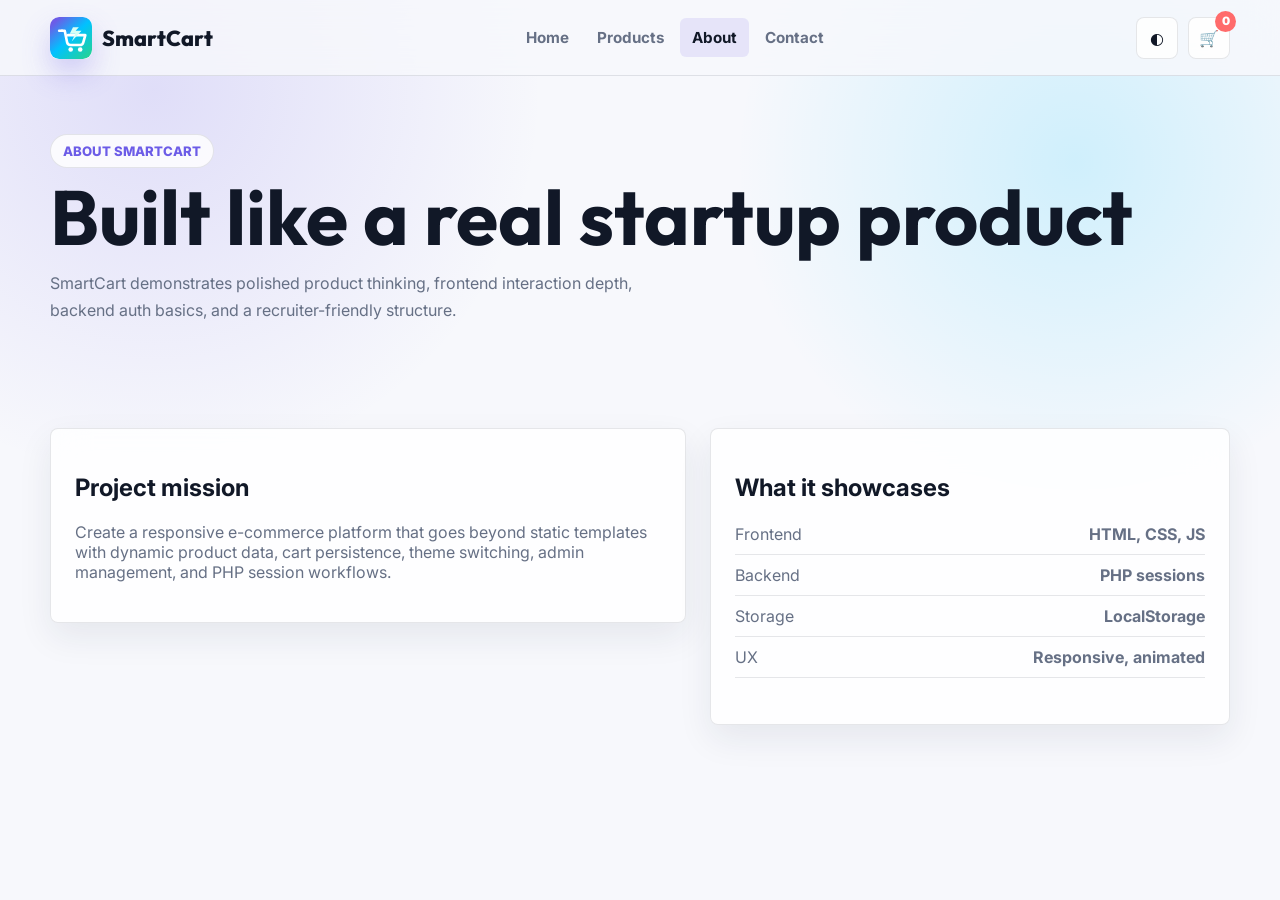
<file: TASK-5/smartcart/about.html>
﻿<!DOCTYPE html>
<html lang="en">
<head>
  <meta charset="UTF-8"><meta name="viewport" content="width=device-width, initial-scale=1.0">
  <title>About | SmartCart</title>
  <link rel="stylesheet" href="css/style.css"><link rel="stylesheet" href="css/responsive.css"><link rel="stylesheet" href="css/animations.css">
</head>
<body>
  <header class="navbar"><div class="container nav-inner"><a class="brand" href="index.html"><img class="brand-logo" src="assets/logo.svg" alt="SmartCart logo"><span>SmartCart</span></a><nav class="nav-links"><a href="index.html">Home</a><a href="products.html">Products</a><a class="active" href="about.html">About</a><a href="contact.html">Contact</a></nav><div class="nav-actions"><button class="icon-btn" data-theme-toggle title="Toggle theme">&#9680;</button><a class="icon-btn" href="cart.html" title="Cart">&#128722;<span class="cart-count" data-cart-count>0</span></a><button class="icon-btn hamburger" data-nav-toggle title="Menu">&#9776;</button></div></div></header>
  <main>
    <section class="page-hero"><div class="container"><span class="eyebrow reveal">About SmartCart</span><h1 class="reveal">Built like a real startup product</h1><p class="reveal">SmartCart demonstrates polished product thinking, frontend interaction depth, backend auth basics, and a recruiter-friendly structure.</p></div></section>
    <section class="section-tight"><div class="container about-grid">
      <div class="about-panel reveal"><h2>Project mission</h2><p class="muted">Create a responsive e-commerce platform that goes beyond static templates with dynamic product data, cart persistence, theme switching, admin management, and PHP session workflows.</p></div>
      <div class="about-panel reveal"><h2>What it showcases</h2><ul class="spec-list"><li><span>Frontend</span><strong>HTML, CSS, JS</strong></li><li><span>Backend</span><strong>PHP sessions</strong></li><li><span>Storage</span><strong>LocalStorage</strong></li><li><span>UX</span><strong>Responsive, animated</strong></li></ul></div>
    </div></section>
  </main>
  <script src="js/api.js"></script><script src="js/app.js"></script><script src="js/cart.js"></script><script src="js/animations.js"></script>
</body>
</html>
</file>
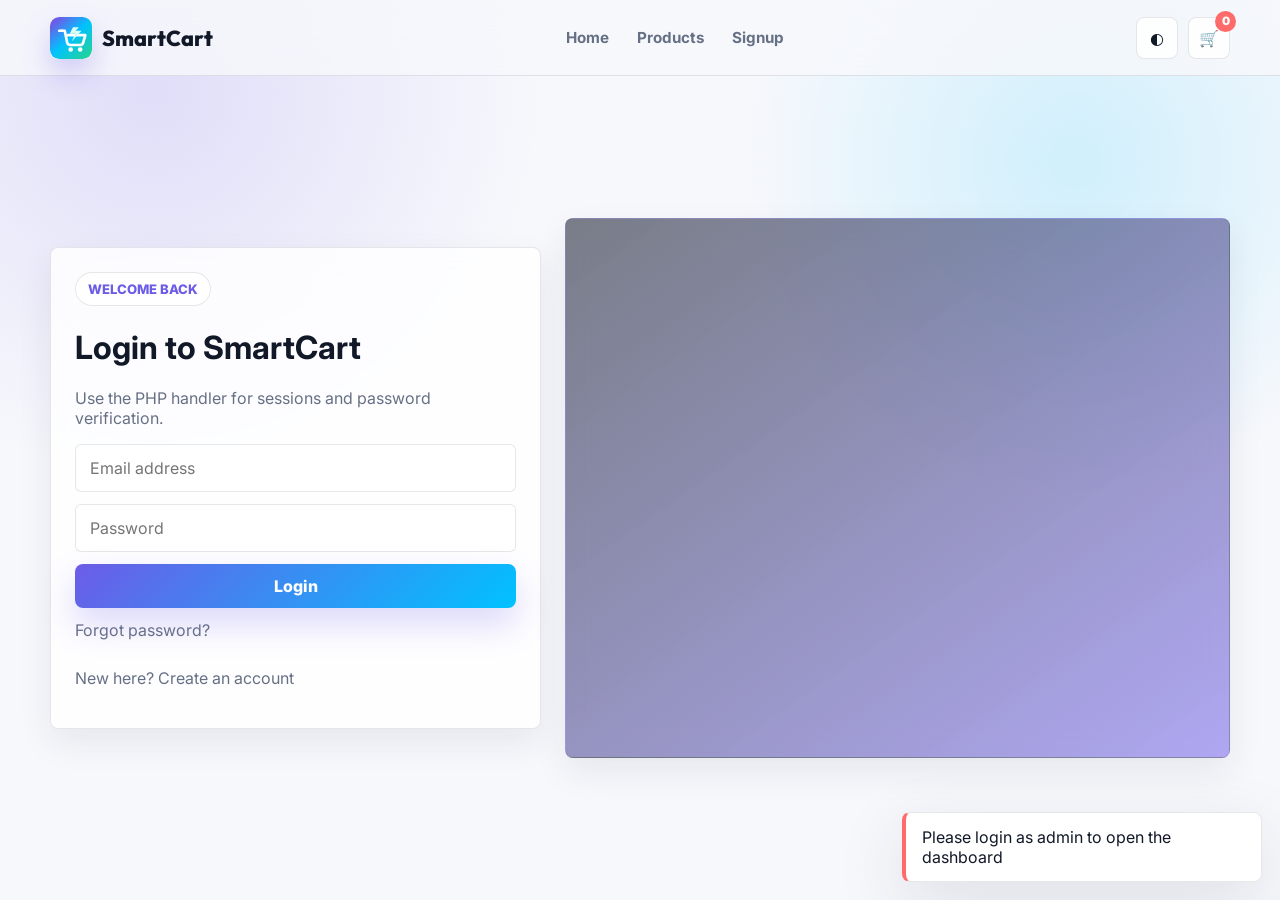
<file: TASK-5/smartcart/admin.html>
﻿<!DOCTYPE html>
<html lang="en">
<head>
  <meta charset="UTF-8">
  <meta name="viewport" content="width=device-width, initial-scale=1.0">
  <meta http-equiv="refresh" content="0; url=login.html?status=error&message=Please%20login%20as%20admin%20to%20open%20the%20dashboard">
  <title>Admin Login Required | SmartCart</title>
  <link rel="stylesheet" href="css/style.css">
  <link rel="stylesheet" href="css/responsive.css">
</head>
<body>
  <main class="container auth-layout">
    <section class="auth-card">
      <img class="brand-logo" src="assets/logo.svg" alt="SmartCart logo">
      <h1>Admin login required</h1>
      <p class="muted">The dashboard is protected. Please login with an admin account first.</p>
      <a class="btn" href="login.html?status=error&message=Please%20login%20as%20admin%20to%20open%20the%20dashboard">Go to login</a>
    </section>
  </main>
</body>
</html>
</file>
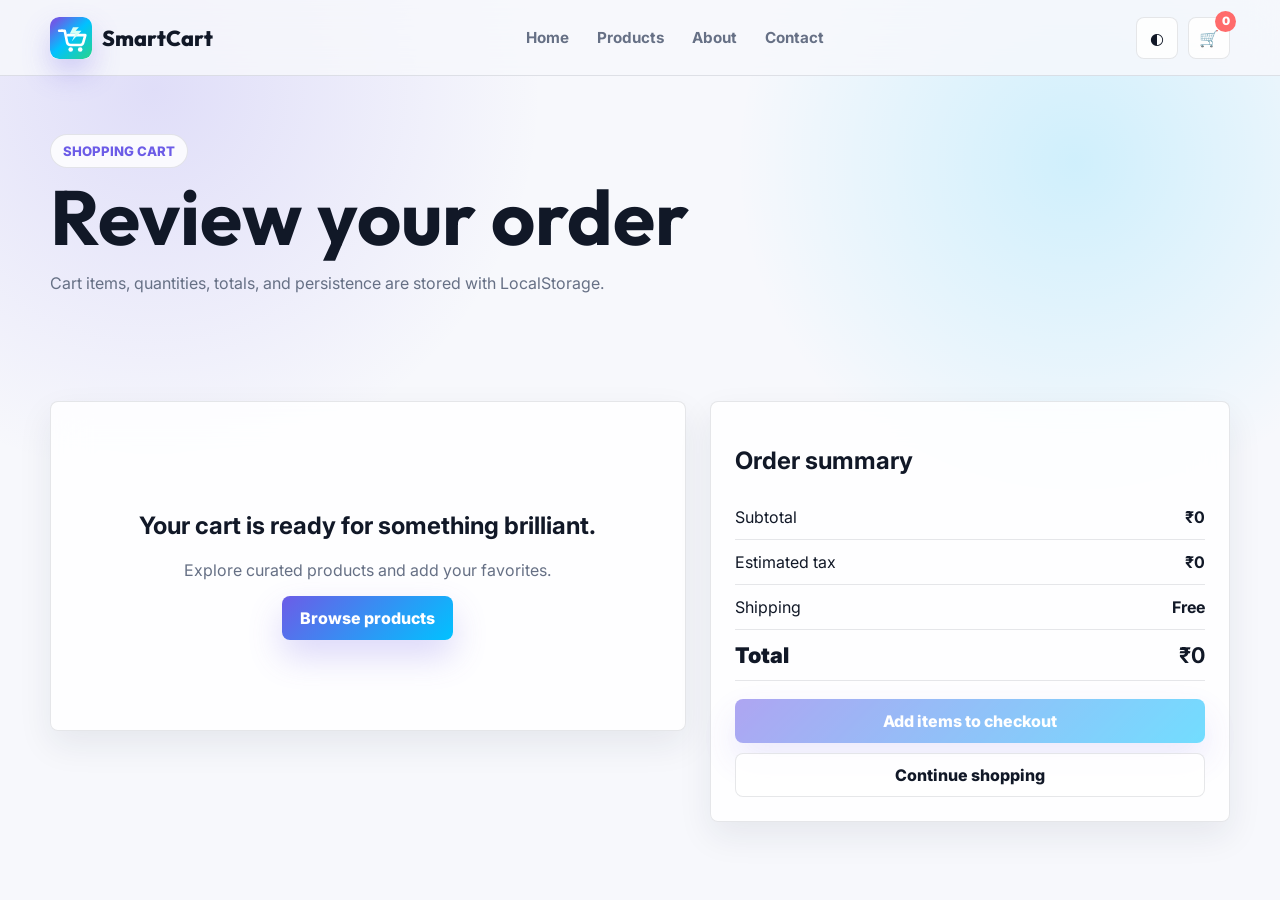
<file: TASK-5/smartcart/cart.html>
﻿<!DOCTYPE html>
<html lang="en">
<head>
  <meta charset="UTF-8"><meta name="viewport" content="width=device-width, initial-scale=1.0">
  <title>Cart | SmartCart</title>
  <link rel="stylesheet" href="css/style.css"><link rel="stylesheet" href="css/responsive.css"><link rel="stylesheet" href="css/animations.css">
</head>
<body>
  <header class="navbar"><div class="container nav-inner"><a class="brand" href="index.html"><img class="brand-logo" src="assets/logo.svg" alt="SmartCart logo"><span>SmartCart</span></a><nav class="nav-links"><a href="index.html">Home</a><a href="products.html">Products</a><a href="about.html">About</a><a href="contact.html">Contact</a></nav><div class="nav-actions"><button class="icon-btn" data-theme-toggle title="Toggle theme">&#9680;</button><a class="icon-btn" href="cart.html" title="Cart">&#128722;<span class="cart-count" data-cart-count>0</span></a><button class="icon-btn hamburger" data-nav-toggle title="Menu">&#9776;</button></div></div></header>
  <main>
    <section class="page-hero"><div class="container"><span class="eyebrow reveal">Shopping cart</span><h1 class="reveal">Review your order</h1><p class="reveal">Cart items, quantities, totals, and persistence are stored with LocalStorage.</p></div></section>
    <section class="section-tight"><div class="container cart-layout"><div class="cart-panel" data-cart-items></div><aside class="cart-panel"><h2>Order summary</h2><div data-cart-summary></div><a class="btn" href="checkout.html" data-checkout-link style="width:100%;margin-top:18px">Checkout</a><a class="btn secondary" href="products.html" style="width:100%;margin-top:10px">Continue shopping</a></aside></div></section>
  </main>
  <script src="js/api.js"></script><script src="js/app.js"></script><script src="js/cart.js"></script><script src="js/animations.js"></script>
</body>
</html>
</file>
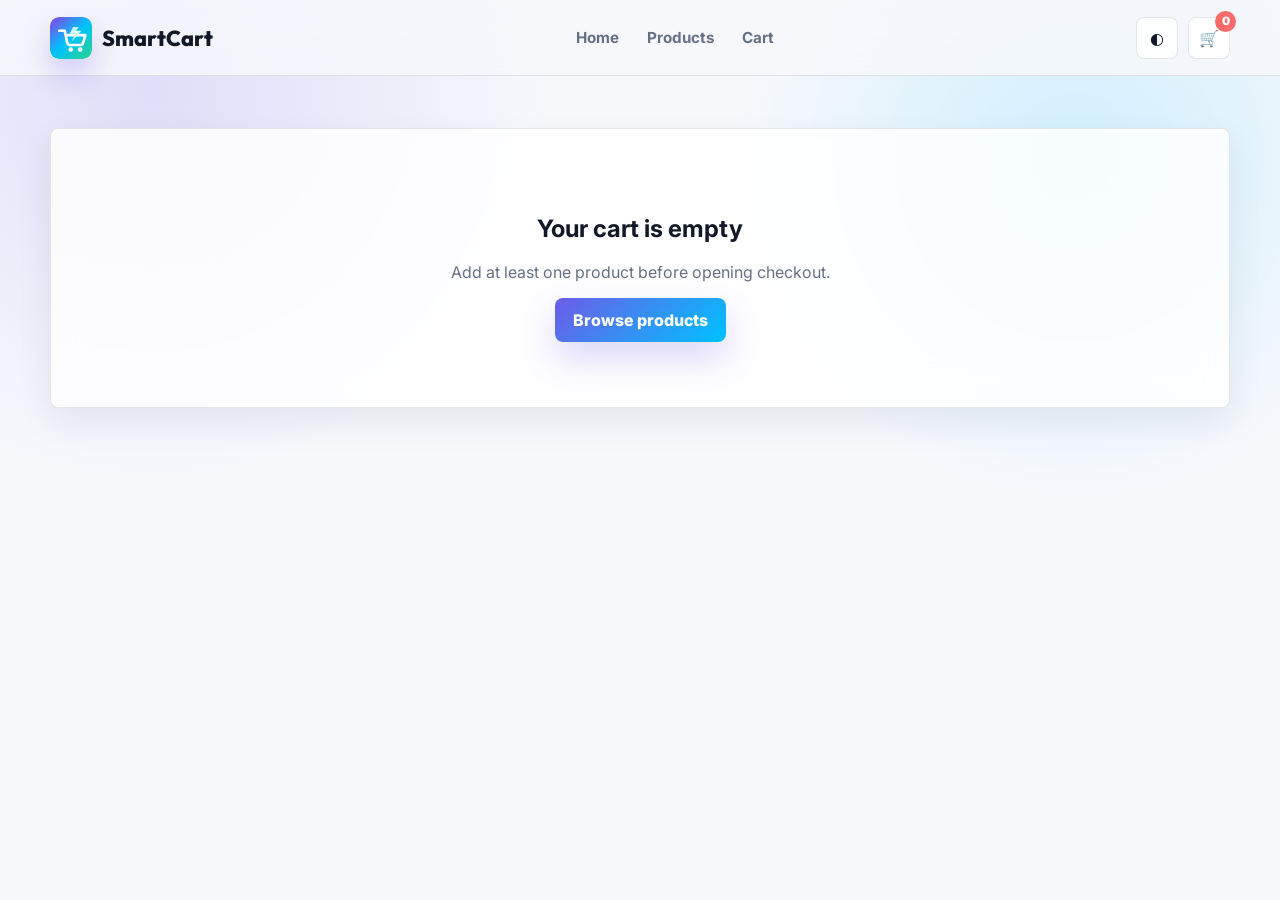
<file: TASK-5/smartcart/checkout.html>
﻿<!DOCTYPE html>
<html lang="en">
<head>
  <meta charset="UTF-8"><meta name="viewport" content="width=device-width, initial-scale=1.0">
  <title>Checkout | SmartCart</title>
  <link rel="stylesheet" href="css/style.css"><link rel="stylesheet" href="css/responsive.css"><link rel="stylesheet" href="css/animations.css">
</head>
<body>
  <header class="navbar"><div class="container nav-inner"><a class="brand" href="index.html"><img class="brand-logo" src="assets/logo.svg" alt="SmartCart logo"><span>SmartCart</span></a><nav class="nav-links"><a href="index.html">Home</a><a href="products.html">Products</a><a href="cart.html">Cart</a></nav><div class="nav-actions"><button class="icon-btn" data-theme-toggle title="Toggle theme">&#9680;</button><a class="icon-btn" href="cart.html" title="Cart">&#128722;<span class="cart-count" data-cart-count>0</span></a><button class="icon-btn hamburger" data-nav-toggle title="Menu">&#9776;</button></div></div></header>
  <main data-checkout-result>
    <section class="page-hero"><div class="container"><span class="eyebrow reveal">Secure checkout</span><h1 class="reveal">Complete your order</h1><p class="reveal">Billing, shipping, coupon, payment selection, and animated success state.</p></div></section>
    <section class="section-tight"><div class="container checkout-layout">
      <form class="checkout-panel checkout-form" data-checkout-form>
        <h2>Billing and shipping</h2>
        <input class="field" placeholder="Full name" required><input class="field" type="email" placeholder="Email address" required><input class="field" placeholder="Street address" required>
        <div style="display:grid;grid-template-columns:1fr 1fr;gap:12px"><input class="field" placeholder="City" required><input class="field" placeholder="ZIP / Postal code" required></div>
        <select class="select" required><option>Credit card</option><option>UPI</option><option>PayPal</option><option>Cash on delivery</option></select>
        <input class="field" placeholder="Coupon code">
        <button class="btn" type="submit">Place order</button>
      </form>
      <aside class="checkout-panel"><h2>Order summary</h2><div data-cart-summary></div><p class="muted">No real payment is processed. This checkout is built for demo and integration readiness.</p></aside>
    </div></section>
  </main>
  <script src="js/api.js"></script><script src="js/app.js"></script><script src="js/cart.js"></script><script src="js/animations.js"></script>
</body>
</html>
</file>
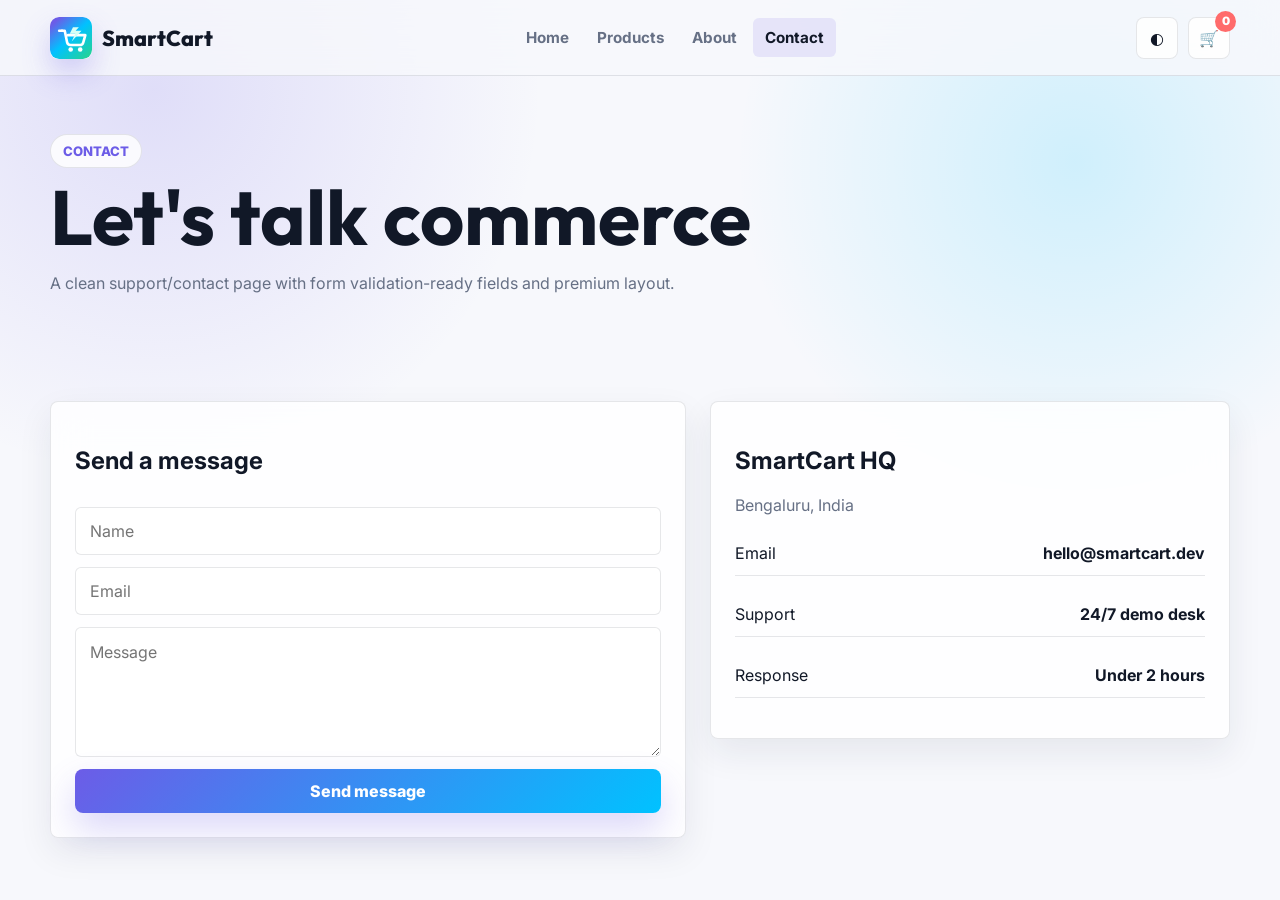
<file: TASK-5/smartcart/contact.html>
﻿<!DOCTYPE html>
<html lang="en">
<head>
  <meta charset="UTF-8"><meta name="viewport" content="width=device-width, initial-scale=1.0">
  <title>Contact | SmartCart</title>
  <link rel="stylesheet" href="css/style.css"><link rel="stylesheet" href="css/responsive.css"><link rel="stylesheet" href="css/animations.css">
</head>
<body>
  <header class="navbar"><div class="container nav-inner"><a class="brand" href="index.html"><img class="brand-logo" src="assets/logo.svg" alt="SmartCart logo"><span>SmartCart</span></a><nav class="nav-links"><a href="index.html">Home</a><a href="products.html">Products</a><a href="about.html">About</a><a class="active" href="contact.html">Contact</a></nav><div class="nav-actions"><button class="icon-btn" data-theme-toggle title="Toggle theme">&#9680;</button><a class="icon-btn" href="cart.html" title="Cart">&#128722;<span class="cart-count" data-cart-count>0</span></a><button class="icon-btn hamburger" data-nav-toggle title="Menu">&#9776;</button></div></div></header>
  <main>
    <section class="page-hero"><div class="container"><span class="eyebrow reveal">Contact</span><h1 class="reveal">Let's talk commerce</h1><p class="reveal">A clean support/contact page with form validation-ready fields and premium layout.</p></div></section>
    <section class="section-tight"><div class="container contact-layout">
      <form class="contact-panel contact-form reveal" data-newsletter><h2>Send a message</h2><input class="field" placeholder="Name" required><input class="field" type="email" placeholder="Email" required><textarea class="textarea" placeholder="Message" required></textarea><button class="btn">Send message</button></form>
      <aside class="contact-panel reveal"><h2>SmartCart HQ</h2><p class="muted">Bengaluru, India</p><p class="summary-row"><span>Email</span><strong>hello@smartcart.dev</strong></p><p class="summary-row"><span>Support</span><strong>24/7 demo desk</strong></p><p class="summary-row"><span>Response</span><strong>Under 2 hours</strong></p></aside>
    </div></section>
  </main>
  <script src="js/api.js"></script><script src="js/app.js"></script><script src="js/cart.js"></script><script src="js/animations.js"></script>
</body>
</html>
</file>
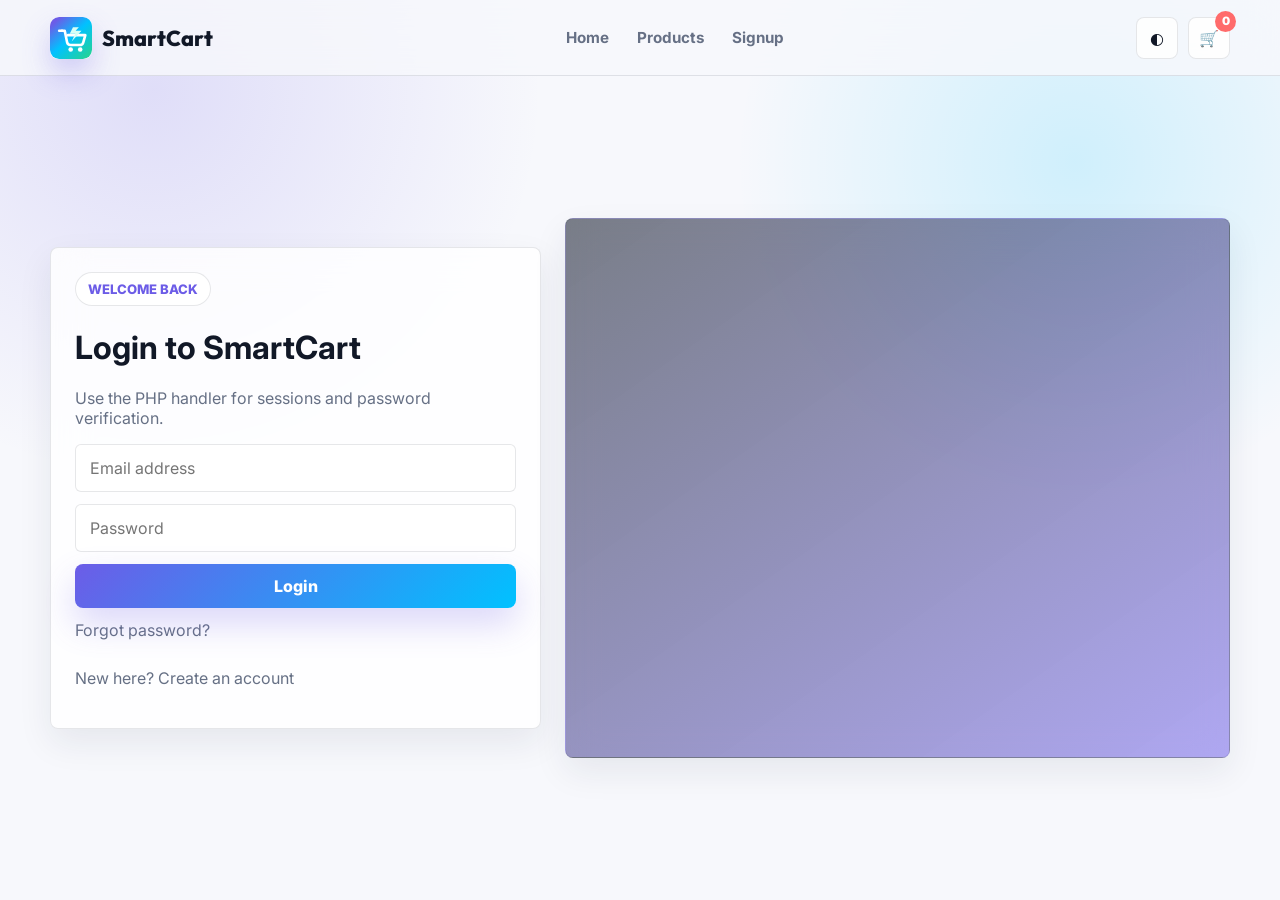
<file: TASK-5/smartcart/login.html>
﻿<!DOCTYPE html>
<html lang="en">
<head>
  <meta charset="UTF-8"><meta name="viewport" content="width=device-width, initial-scale=1.0">
  <title>Login | SmartCart</title>
  <link rel="stylesheet" href="css/style.css"><link rel="stylesheet" href="css/responsive.css"><link rel="stylesheet" href="css/animations.css">
</head>
<body>
  <header class="navbar"><div class="container nav-inner"><a class="brand" href="index.html"><img class="brand-logo" src="assets/logo.svg" alt="SmartCart logo"><span>SmartCart</span></a><nav class="nav-links"><a href="index.html">Home</a><a href="products.html">Products</a><a href="signup.html">Signup</a></nav><div class="nav-actions"><button class="icon-btn" data-theme-toggle title="Toggle theme">&#9680;</button><a class="icon-btn" href="cart.html" title="Cart">&#128722;<span class="cart-count" data-cart-count>0</span></a><button class="icon-btn hamburger" data-nav-toggle title="Menu">&#9776;</button></div></div></header>
  <main><div class="container auth-layout">
    <div class="auth-card"><span class="eyebrow">Welcome back</span><h1>Login to SmartCart</h1><p class="muted">Use the PHP handler for sessions and password verification.</p>
      <form class="auth-form" action="php/login.php" method="POST" data-auth-form>
        <input class="field" name="email" type="email" placeholder="Email address" required>
        <input class="field" name="password" type="password" placeholder="Password" required>
        <button class="btn" type="submit">Login</button>
        <a class="form-note" href="#" data-forgot>Forgot password?</a>
        <p class="form-note">New here? <a href="signup.html">Create an account</a></p>
      </form>
    </div>
    <div class="auth-art glass"></div>
  </div></main>
  <script src="js/api.js"></script><script src="js/app.js"></script><script src="js/cart.js"></script><script src="js/auth.js"></script><script src="js/animations.js"></script>
</body>
</html>
</file>
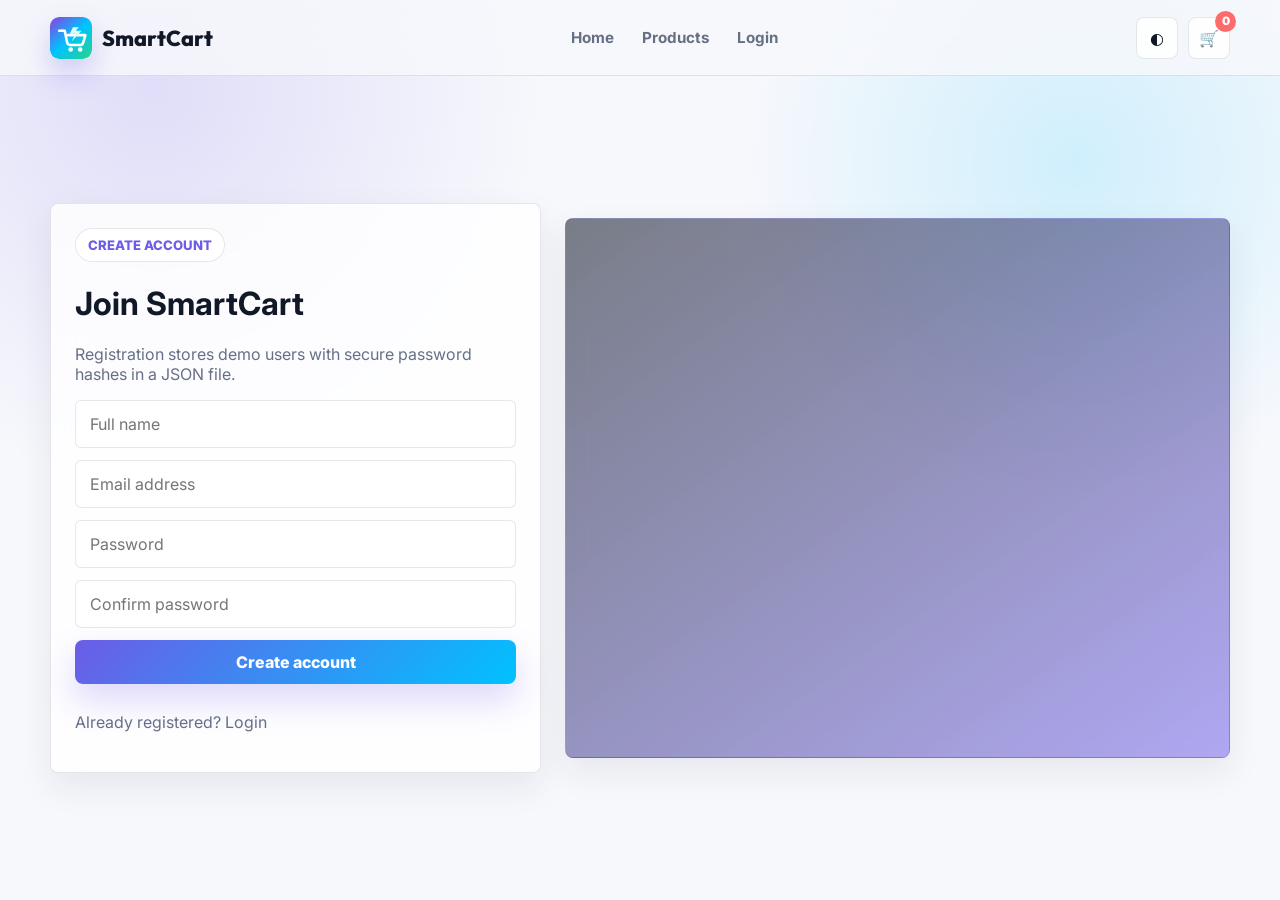
<file: TASK-5/smartcart/signup.html>
﻿<!DOCTYPE html>
<html lang="en">
<head>
  <meta charset="UTF-8"><meta name="viewport" content="width=device-width, initial-scale=1.0">
  <title>Signup | SmartCart</title>
  <link rel="stylesheet" href="css/style.css"><link rel="stylesheet" href="css/responsive.css"><link rel="stylesheet" href="css/animations.css">
</head>
<body>
  <header class="navbar"><div class="container nav-inner"><a class="brand" href="index.html"><img class="brand-logo" src="assets/logo.svg" alt="SmartCart logo"><span>SmartCart</span></a><nav class="nav-links"><a href="index.html">Home</a><a href="products.html">Products</a><a href="login.html">Login</a></nav><div class="nav-actions"><button class="icon-btn" data-theme-toggle title="Toggle theme">&#9680;</button><a class="icon-btn" href="cart.html" title="Cart">&#128722;<span class="cart-count" data-cart-count>0</span></a><button class="icon-btn hamburger" data-nav-toggle title="Menu">&#9776;</button></div></div></header>
  <main><div class="container auth-layout">
    <div class="auth-card"><span class="eyebrow">Create account</span><h1>Join SmartCart</h1><p class="muted">Registration stores demo users with secure password hashes in a JSON file.</p>
      <form class="auth-form" action="php/register.php" method="POST" data-auth-form>
        <input class="field" name="name" placeholder="Full name" required>
        <input class="field" name="email" type="email" placeholder="Email address" required>
        <input class="field" name="password" type="password" placeholder="Password" required>
        <input class="field" name="confirm_password" type="password" placeholder="Confirm password" required>
        <button class="btn" type="submit">Create account</button>
        <p class="form-note">Already registered? <a href="login.html">Login</a></p>
      </form>
    </div>
    <div class="auth-art glass"></div>
  </div></main>
  <script src="js/api.js"></script><script src="js/app.js"></script><script src="js/cart.js"></script><script src="js/auth.js"></script><script src="js/animations.js"></script>
</body>
</html>
</file>
<file: TASK-5/smartcart/css/style.css>
@import url("https://fonts.googleapis.com/css2?family=Inter:wght@400;500;600;700;800&family=Outfit:wght@500;600;700;800&family=Poppins:wght@400;500;600;700&display=swap");

:root {
  --bg: #f7f8fc;
  --surface: rgba(255, 255, 255, 0.82);
  --surface-solid: #ffffff;
  --text: #111827;
  --muted: #667085;
  --line: rgba(17, 24, 39, 0.1);
  --primary: #6c5ce7;
  --primary-2: #00c2ff;
  --accent: #ff6b6b;
  --success: #16a34a;
  --warning: #f59e0b;
  --shadow: 0 22px 70px rgba(30, 41, 59, 0.12);
  --shadow-soft: 0 14px 34px rgba(30, 41, 59, 0.08);
  --radius: 8px;
  --radius-sm: 6px;
  --container: 1180px;
  --nav-h: 76px;
  --ease: cubic-bezier(0.2, 0.8, 0.2, 1);
}

[data-theme="dark"] {
  --bg: #080b13;
  --surface: rgba(18, 24, 38, 0.78);
  --surface-solid: #101624;
  --text: #f8fafc;
  --muted: #a8b3c7;
  --line: rgba(255, 255, 255, 0.12);
  --shadow: 0 24px 80px rgba(0, 0, 0, 0.42);
  --shadow-soft: 0 14px 36px rgba(0, 0, 0, 0.28);
}

* {
  box-sizing: border-box;
}

html {
  scroll-behavior: smooth;
}

body {
  margin: 0;
  min-height: 100vh;
  background:
    radial-gradient(circle at 12% 10%, rgba(108, 92, 231, 0.17), transparent 28%),
    radial-gradient(circle at 84% 18%, rgba(0, 194, 255, 0.16), transparent 26%),
    linear-gradient(180deg, var(--bg), var(--bg));
  color: var(--text);
  font-family: "Inter", "Poppins", system-ui, sans-serif;
  letter-spacing: 0;
}

body.nav-open {
  overflow: hidden;
}

a {
  color: inherit;
  text-decoration: none;
}

img {
  display: block;
  max-width: 100%;
}

button,
input,
select,
textarea {
  font: inherit;
}

button {
  cursor: pointer;
}

.container {
  width: min(100% - 32px, var(--container));
  margin-inline: auto;
}

.section {
  padding: 86px 0;
}

.section-tight {
  padding: 52px 0;
}

.eyebrow {
  display: inline-flex;
  align-items: center;
  gap: 8px;
  width: fit-content;
  padding: 8px 12px;
  border: 1px solid var(--line);
  border-radius: 999px;
  background: var(--surface);
  color: var(--primary);
  font-size: 0.82rem;
  font-weight: 800;
  text-transform: uppercase;
}

.section-head {
  display: flex;
  align-items: end;
  justify-content: space-between;
  gap: 20px;
  margin-bottom: 30px;
}

.section-head h2,
.page-hero h1,
.hero h1 {
  font-family: "Outfit", "Inter", sans-serif;
  letter-spacing: 0;
}

.section-head h2 {
  margin: 10px 0 0;
  font-size: clamp(2rem, 4vw, 3rem);
  line-height: 1;
}

.section-head p,
.page-hero p {
  max-width: 640px;
  color: var(--muted);
  line-height: 1.7;
}

.glass {
  border: 1px solid var(--line);
  background: var(--surface);
  box-shadow: var(--shadow-soft);
  backdrop-filter: blur(18px);
}

.navbar {
  position: sticky;
  top: 0;
  z-index: 50;
  height: var(--nav-h);
  border-bottom: 1px solid var(--line);
  background: color-mix(in srgb, var(--bg) 82%, transparent);
  backdrop-filter: blur(18px);
}

.nav-inner {
  display: flex;
  align-items: center;
  justify-content: space-between;
  height: 100%;
  gap: 18px;
}

.brand {
  display: inline-flex;
  align-items: center;
  gap: 10px;
  font-family: "Outfit", sans-serif;
  font-size: 1.35rem;
  font-weight: 800;
}

.brand-mark {
  display: grid;
  place-items: center;
  width: 38px;
  height: 38px;
  border-radius: var(--radius);
  background: linear-gradient(135deg, var(--primary), var(--primary-2));
  color: white;
  box-shadow: 0 14px 28px rgba(108, 92, 231, 0.28);
}

.brand-logo {
  width: 42px;
  height: 42px;
  border-radius: var(--radius);
  box-shadow: 0 14px 28px rgba(108, 92, 231, 0.28);
}

.nav-links {
  display: flex;
  align-items: center;
  gap: 4px;
}

.nav-links a {
  padding: 10px 12px;
  border-radius: var(--radius-sm);
  color: var(--muted);
  font-size: 0.95rem;
  font-weight: 700;
  transition: 0.22s var(--ease);
}

.nav-links a:hover,
.nav-links a.active {
  background: color-mix(in srgb, var(--primary) 12%, transparent);
  color: var(--text);
}

.nav-actions {
  display: flex;
  align-items: center;
  gap: 10px;
}

.icon-btn {
  position: relative;
  display: inline-grid;
  place-items: center;
  width: 42px;
  height: 42px;
  border: 1px solid var(--line);
  border-radius: var(--radius);
  background: var(--surface);
  color: var(--text);
  transition: 0.22s var(--ease);
}

.icon-btn:hover {
  transform: translateY(-2px);
  box-shadow: var(--shadow-soft);
}

.cart-count {
  position: absolute;
  top: -7px;
  right: -7px;
  display: grid;
  place-items: center;
  min-width: 21px;
  height: 21px;
  padding: 0 5px;
  border-radius: 999px;
  background: var(--accent);
  color: white;
  font-size: 0.72rem;
  font-weight: 900;
}

.hamburger {
  display: none;
}

.btn {
  position: relative;
  isolation: isolate;
  display: inline-flex;
  align-items: center;
  justify-content: center;
  gap: 9px;
  min-height: 44px;
  padding: 0 18px;
  border: 0;
  border-radius: var(--radius);
  background: linear-gradient(135deg, var(--primary), var(--primary-2));
  color: #fff;
  font-weight: 800;
  overflow: hidden;
  box-shadow: 0 16px 34px rgba(108, 92, 231, 0.24);
  transition: 0.24s var(--ease);
}

.btn:hover {
  transform: translateY(-2px);
  box-shadow: 0 22px 44px rgba(108, 92, 231, 0.32);
}

.btn.secondary {
  border: 1px solid var(--line);
  background: var(--surface);
  color: var(--text);
  box-shadow: none;
}

.btn.danger {
  background: linear-gradient(135deg, #ef4444, #fb7185);
}

.btn.small {
  min-height: 36px;
  padding-inline: 12px;
  font-size: 0.88rem;
}

.ripple {
  position: absolute;
  border-radius: 999px;
  background: rgba(255, 255, 255, 0.4);
  transform: translate(-50%, -50%);
  animation: ripple 620ms ease-out;
  pointer-events: none;
  z-index: -1;
}

.hero {
  min-height: calc(100vh - var(--nav-h));
  display: grid;
  align-items: center;
  padding: 62px 0 44px;
}

.hero-grid {
  display: grid;
  grid-template-columns: minmax(0, 1.04fr) minmax(300px, 0.96fr);
  gap: 46px;
  align-items: center;
}

.hero h1 {
  margin: 18px 0;
  font-size: clamp(3rem, 7.2vw, 6.6rem);
  line-height: 0.92;
}

.gradient-text {
  background: linear-gradient(135deg, var(--primary), var(--primary-2), #21d19f);
  -webkit-background-clip: text;
  color: transparent;
}

.hero p {
  max-width: 620px;
  color: var(--muted);
  font-size: 1.08rem;
  line-height: 1.8;
}

.hero-actions,
.inline-actions {
  display: flex;
  flex-wrap: wrap;
  gap: 12px;
  margin-top: 28px;
}

.hero-stats {
  display: grid;
  grid-template-columns: repeat(3, 1fr);
  gap: 14px;
  margin-top: 34px;
}

.stat {
  padding: 18px;
  border-radius: var(--radius);
}

.stat strong {
  display: block;
  font-family: "Outfit", sans-serif;
  font-size: 1.5rem;
}

.stat span {
  color: var(--muted);
  font-size: 0.9rem;
}

.hero-visual {
  position: relative;
  min-height: 530px;
}

.hero-card {
  position: absolute;
  overflow: hidden;
  border-radius: var(--radius);
}

.hero-card.main {
  inset: 24px 0 70px 46px;
}

.hero-card.main img {
  width: 100%;
  height: 100%;
  object-fit: cover;
}

.floating-card {
  position: absolute;
  right: 26px;
  bottom: 24px;
  width: min(320px, 78%);
  padding: 18px;
  border-radius: var(--radius);
  animation: floaty 5s ease-in-out infinite;
}

.mini-row {
  display: flex;
  align-items: center;
  gap: 12px;
}

.mini-row img {
  width: 58px;
  height: 58px;
  border-radius: var(--radius-sm);
  object-fit: cover;
}

.category-grid,
.product-grid,
.features-grid,
.testimonial-grid {
  display: grid;
  grid-template-columns: repeat(4, minmax(0, 1fr));
  gap: 18px;
}

.category-card,
.product-card,
.feature-card,
.testimonial-card,
.auth-card,
.checkout-panel,
.cart-panel,
.contact-panel,
.about-panel {
  border: 1px solid var(--line);
  border-radius: var(--radius);
  background: var(--surface);
  box-shadow: var(--shadow-soft);
  backdrop-filter: blur(18px);
}

.category-card {
  padding: 22px;
  min-height: 160px;
  transition: 0.24s var(--ease);
}

.category-card:hover,
.product-card:hover {
  transform: translateY(-6px);
  box-shadow: var(--shadow);
}

.category-icon {
  display: grid;
  place-items: center;
  width: 52px;
  height: 52px;
  margin-bottom: 18px;
  border-radius: var(--radius);
  background: color-mix(in srgb, var(--primary) 14%, transparent);
  color: var(--primary);
  font-size: 1.5rem;
}

.product-card {
  position: relative;
  overflow: hidden;
  transition: 0.24s var(--ease);
}

.product-media {
  position: relative;
  aspect-ratio: 1 / 0.88;
  padding: 18px;
  background: linear-gradient(135deg, rgba(108, 92, 231, 0.08), rgba(0, 194, 255, 0.08));
}

.product-media img {
  width: 100%;
  height: 100%;
  object-fit: contain;
  mix-blend-mode: multiply;
  transition: transform 0.36s var(--ease);
}

[data-theme="dark"] .product-media img {
  mix-blend-mode: normal;
}

.product-card:hover .product-media img {
  transform: scale(1.06);
}

.badge {
  display: inline-flex;
  align-items: center;
  min-height: 24px;
  padding: 0 9px;
  border-radius: 999px;
  background: var(--accent);
  color: white;
  font-size: 0.72rem;
  font-weight: 900;
}

.product-media .badge {
  position: absolute;
  top: 14px;
  left: 14px;
}

.product-actions {
  position: absolute;
  top: 12px;
  right: 12px;
  display: grid;
  gap: 8px;
}

.product-body {
  padding: 18px;
}

.product-body h3 {
  min-height: 48px;
  margin: 0 0 8px;
  font-size: 1rem;
  line-height: 1.35;
}

.rating {
  display: flex;
  align-items: center;
  gap: 6px;
  color: #f6b51e;
  font-size: 0.9rem;
  font-weight: 800;
}

.price-row {
  display: flex;
  align-items: center;
  justify-content: space-between;
  gap: 12px;
  margin-top: 14px;
}

.price {
  font-family: "Outfit", sans-serif;
  font-size: 1.35rem;
  font-weight: 800;
}

.sale-band {
  display: grid;
  grid-template-columns: 0.86fr 1.14fr;
  gap: 24px;
  align-items: center;
  padding: 34px;
  border-radius: var(--radius);
  background:
    linear-gradient(135deg, rgba(17, 24, 39, 0.88), rgba(108, 92, 231, 0.84)),
    url("https://images.unsplash.com/photo-1516321318423-f06f85e504b3?auto=format&fit=crop&w=1500&q=80") center/cover;
  color: white;
}

.timer {
  display: flex;
  flex-wrap: wrap;
  gap: 12px;
  margin: 22px 0;
}

.time-box {
  min-width: 76px;
  padding: 14px 12px;
  border-radius: var(--radius);
  background: rgba(255, 255, 255, 0.14);
  text-align: center;
}

.time-box strong {
  display: block;
  font-size: 1.5rem;
}

.testimonial-card {
  padding: 22px;
}

.testimonial-card p {
  color: var(--muted);
  line-height: 1.7;
}

.avatar-row {
  display: flex;
  align-items: center;
  gap: 12px;
}

.avatar-row img {
  width: 48px;
  height: 48px;
  border-radius: 50%;
  object-fit: cover;
}

.newsletter {
  display: grid;
  grid-template-columns: 1fr 0.8fr;
  gap: 24px;
  align-items: center;
  padding: 34px;
  border-radius: var(--radius);
}

.field,
.select,
.textarea {
  width: 100%;
  min-height: 48px;
  border: 1px solid var(--line);
  border-radius: var(--radius-sm);
  background: var(--surface-solid);
  color: var(--text);
  padding: 0 14px;
  outline: none;
  transition: 0.2s var(--ease);
}

.textarea {
  min-height: 130px;
  padding-top: 14px;
  resize: vertical;
}

.field:focus,
.select:focus,
.textarea:focus {
  border-color: color-mix(in srgb, var(--primary) 70%, white);
  box-shadow: 0 0 0 4px color-mix(in srgb, var(--primary) 14%, transparent);
}

.newsletter form,
.filter-bar,
.auth-form,
.checkout-form,
.contact-form {
  display: grid;
  gap: 12px;
}

.filter-bar {
  grid-template-columns: minmax(220px, 1fr) repeat(3, minmax(150px, 0.2fr));
  margin-bottom: 24px;
}

.page-hero {
  padding: 58px 0 36px;
}

.page-hero h1 {
  margin: 12px 0 10px;
  font-size: clamp(2.5rem, 6vw, 5.4rem);
  line-height: 0.96;
}

.details-grid {
  display: grid;
  grid-template-columns: 0.92fr 1.08fr;
  gap: 34px;
  align-items: start;
}

.gallery-main {
  display: grid;
  place-items: center;
  aspect-ratio: 1;
  padding: 30px;
  border-radius: var(--radius);
}

.gallery-main img {
  width: 100%;
  height: 100%;
  object-fit: contain;
  transition: transform 0.25s var(--ease);
}

.gallery-main:hover img {
  transform: scale(1.08);
}

.thumb-row {
  display: grid;
  grid-template-columns: repeat(4, 1fr);
  gap: 10px;
  margin-top: 12px;
}

.thumb {
  display: grid;
  place-items: center;
  aspect-ratio: 1;
  border: 1px solid var(--line);
  border-radius: var(--radius-sm);
  background: var(--surface);
  padding: 10px;
}

.quantity {
  display: inline-flex;
  align-items: center;
  border: 1px solid var(--line);
  border-radius: var(--radius);
  overflow: hidden;
}

.quantity button {
  width: 42px;
  height: 42px;
  border: 0;
  background: var(--surface);
  color: var(--text);
}

.quantity input {
  width: 54px;
  height: 42px;
  border: 0;
  border-inline: 1px solid var(--line);
  background: var(--surface-solid);
  color: var(--text);
  text-align: center;
}

.spec-list {
  display: grid;
  gap: 10px;
  margin: 22px 0;
  padding: 0;
  list-style: none;
}

.spec-list li {
  display: flex;
  justify-content: space-between;
  gap: 16px;
  padding-bottom: 10px;
  border-bottom: 1px solid var(--line);
  color: var(--muted);
}

.cart-layout,
.checkout-layout,
.auth-layout,
.contact-layout,
.about-grid {
  display: grid;
  grid-template-columns: 1.1fr 0.9fr;
  gap: 24px;
  align-items: start;
}

.cart-panel,
.checkout-panel,
.auth-card,
.contact-panel,
.about-panel {
  padding: 24px;
}

.cart-item {
  display: grid;
  grid-template-columns: 86px 1fr auto;
  gap: 16px;
  align-items: center;
  padding: 16px 0;
  border-bottom: 1px solid var(--line);
}

.cart-item img {
  width: 86px;
  height: 86px;
  border-radius: var(--radius-sm);
  object-fit: contain;
  background: rgba(108, 92, 231, 0.07);
  padding: 10px;
}

.summary-row {
  display: flex;
  justify-content: space-between;
  gap: 16px;
  padding: 12px 0;
  border-bottom: 1px solid var(--line);
}

.summary-row.total {
  font-size: 1.35rem;
  font-weight: 900;
}

.auth-layout {
  grid-template-columns: 0.85fr 1.15fr;
  min-height: calc(100vh - var(--nav-h));
  align-items: center;
  padding: 48px 0;
}

.auth-art {
  min-height: 540px;
  border-radius: var(--radius);
  background:
    linear-gradient(145deg, rgba(17, 24, 39, 0.55), rgba(108, 92, 231, 0.52)),
    url("https://images.unsplash.com/photo-1556742502-ec7c0e9f34b1?auto=format&fit=crop&w=1200&q=80") center/cover;
}

.form-note,
.muted {
  color: var(--muted);
}

.footer {
  padding: 48px 0 28px;
  border-top: 1px solid var(--line);
}

.footer-grid {
  display: grid;
  grid-template-columns: 1.2fr repeat(3, 1fr);
  gap: 24px;
}

.footer a,
.footer p {
  color: var(--muted);
}

.footer-links {
  display: grid;
  gap: 10px;
}

.socials {
  display: flex;
  gap: 10px;
  margin-top: 16px;
}

.toast-wrap {
  position: fixed;
  right: 18px;
  bottom: 18px;
  z-index: 100;
  display: grid;
  gap: 10px;
}

.toast {
  width: min(360px, calc(100vw - 36px));
  padding: 14px 16px;
  border: 1px solid var(--line);
  border-left: 4px solid var(--primary);
  border-radius: var(--radius);
  background: var(--surface-solid);
  box-shadow: var(--shadow);
  animation: slideUp 0.28s var(--ease);
}

.modal {
  position: fixed;
  inset: 0;
  z-index: 90;
  display: none;
  place-items: center;
  padding: 20px;
  background: rgba(8, 11, 19, 0.62);
}

.modal.active {
  display: grid;
}

.modal-card {
  width: min(760px, 100%);
  max-height: 88vh;
  overflow: auto;
  padding: 24px;
  border-radius: var(--radius);
}

.back-top {
  position: fixed;
  right: 18px;
  bottom: 88px;
  z-index: 45;
  opacity: 0;
  pointer-events: none;
  transition: 0.24s var(--ease);
}

.back-top.show {
  opacity: 1;
  pointer-events: auto;
}

.empty-state {
  display: grid;
  place-items: center;
  min-height: 280px;
  text-align: center;
}

.skeleton {
  position: relative;
  overflow: hidden;
  min-height: 330px;
  border-radius: var(--radius);
  background: color-mix(in srgb, var(--surface-solid) 76%, var(--line));
}

.skeleton::after {
  content: "";
  position: absolute;
  inset: 0;
  transform: translateX(-100%);
  background: linear-gradient(90deg, transparent, rgba(255, 255, 255, 0.34), transparent);
  animation: shimmer 1.4s infinite;
}

.loader {
  display: grid;
  place-items: center;
  min-height: 260px;
}

.spinner {
  width: 46px;
  height: 46px;
  border: 4px solid var(--line);
  border-top-color: var(--primary);
  border-radius: 50%;
  animation: spin 0.8s linear infinite;
}
</file>
<file: TASK-5/smartcart/css/responsive.css>
@media (max-width: 1040px) {
  .category-grid,
  .product-grid,
  .features-grid,
  .testimonial-grid {
    grid-template-columns: repeat(3, minmax(0, 1fr));
  }

  .filter-bar {
    grid-template-columns: 1fr 1fr;
  }

  .hero-grid,
  .details-grid,
  .cart-layout,
  .checkout-layout,
  .contact-layout,
  .about-grid {
    grid-template-columns: 1fr;
  }

  .hero-visual {
    min-height: 450px;
  }
}

@media (max-width: 820px) {
  :root {
    --nav-h: 68px;
  }

  .hamburger {
    display: inline-grid;
  }

  .nav-links {
    position: fixed;
    inset: var(--nav-h) 0 auto 0;
    display: grid;
    gap: 6px;
    padding: 18px;
    border-bottom: 1px solid var(--line);
    background: var(--surface-solid);
    transform: translateY(-120%);
    transition: 0.28s var(--ease);
    box-shadow: var(--shadow);
  }

  body.nav-open .nav-links {
    transform: translateY(0);
  }

  .nav-links a {
    padding: 14px;
  }

  .nav-actions .btn {
    display: none;
  }

  .section {
    padding: 62px 0;
  }

  .section-head,
  .newsletter,
  .sale-band,
  .auth-layout {
    grid-template-columns: 1fr;
  }

  .section-head {
    align-items: start;
  }

  .category-grid,
  .product-grid,
  .features-grid,
  .testimonial-grid {
    grid-template-columns: repeat(2, minmax(0, 1fr));
  }

  .footer-grid {
    grid-template-columns: 1fr 1fr;
  }

  .auth-art {
    min-height: 260px;
  }
}

@media (max-width: 580px) {
  .container {
    width: min(100% - 22px, var(--container));
  }

  .brand span:last-child {
    display: none;
  }

  .hero {
    min-height: auto;
    padding-top: 42px;
  }

  .hero-grid {
    gap: 28px;
  }

  .hero h1,
  .page-hero h1 {
    font-size: clamp(2.45rem, 14vw, 4rem);
  }

  .hero-stats,
  .category-grid,
  .product-grid,
  .features-grid,
  .testimonial-grid,
  .filter-bar,
  .footer-grid {
    grid-template-columns: 1fr;
  }

  .hero-visual {
    min-height: 360px;
  }

  .hero-card.main {
    inset: 0 0 58px 0;
  }

  .floating-card {
    right: 10px;
    bottom: 0;
  }

  .newsletter,
  .sale-band,
  .cart-panel,
  .checkout-panel,
  .auth-card,
  .contact-panel,
  .about-panel {
    padding: 20px;
  }

  .cart-item {
    grid-template-columns: 72px 1fr;
  }

  .cart-item > .cart-controls {
    grid-column: 1 / -1;
    justify-self: start;
  }

  .thumb-row {
    grid-template-columns: repeat(4, minmax(56px, 1fr));
  }
}
</file>
<file: TASK-5/smartcart/css/animations.css>
@keyframes floaty {
  0%,
  100% {
    transform: translateY(0);
  }
  50% {
    transform: translateY(-14px);
  }
}

@keyframes ripple {
  from {
    width: 0;
    height: 0;
    opacity: 0.9;
  }
  to {
    width: 420px;
    height: 420px;
    opacity: 0;
  }
}

@keyframes shimmer {
  100% {
    transform: translateX(100%);
  }
}

@keyframes spin {
  to {
    transform: rotate(360deg);
  }
}

@keyframes slideUp {
  from {
    opacity: 0;
    transform: translateY(14px);
  }
  to {
    opacity: 1;
    transform: translateY(0);
  }
}

@keyframes pop {
  0% {
    transform: scale(0.88);
    opacity: 0;
  }
  100% {
    transform: scale(1);
    opacity: 1;
  }
}

.reveal {
  opacity: 0;
  transform: translateY(26px);
  transition: 0.7s var(--ease);
}

.reveal.visible {
  opacity: 1;
  transform: translateY(0);
}

.success-mark {
  display: grid;
  place-items: center;
  width: 86px;
  height: 86px;
  margin: 0 auto 18px;
  border-radius: 50%;
  background: color-mix(in srgb, var(--success) 16%, transparent);
  color: var(--success);
  font-size: 2.6rem;
  animation: pop 0.35s var(--ease);
}
</file>
